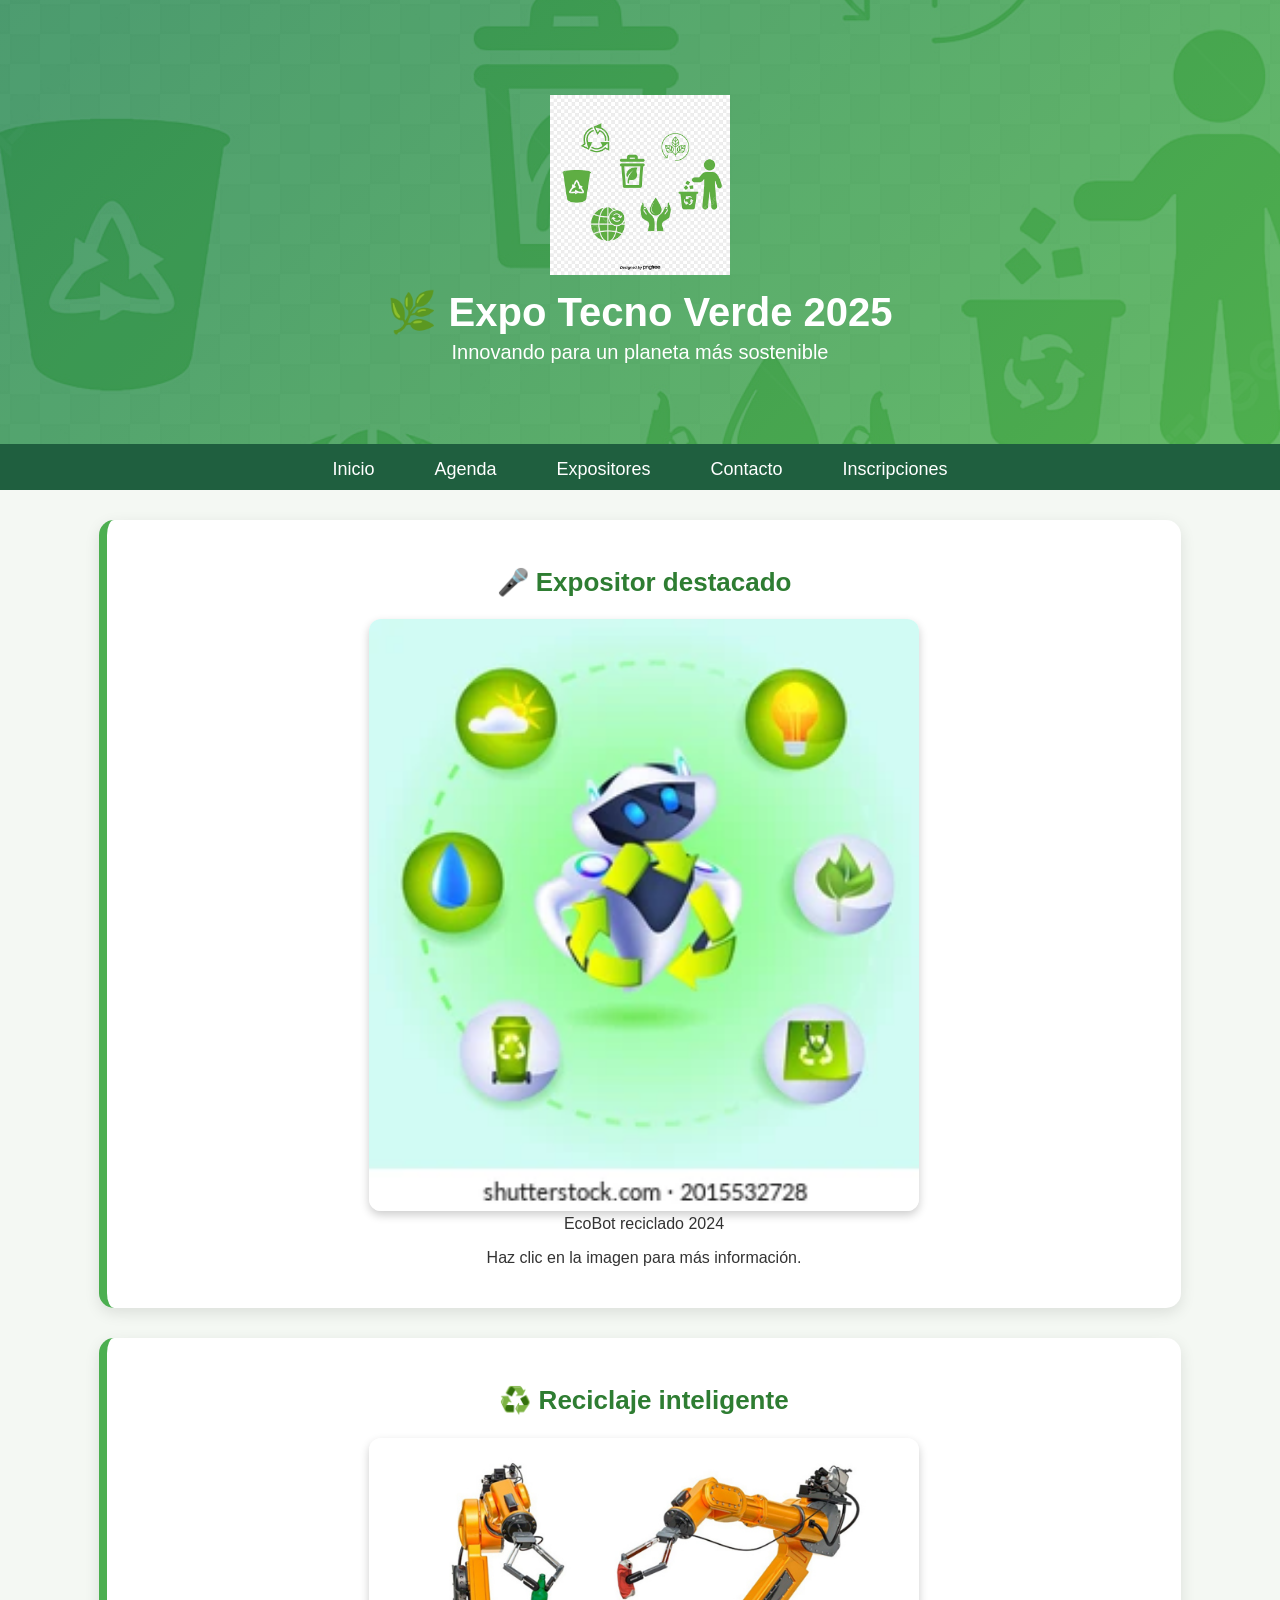
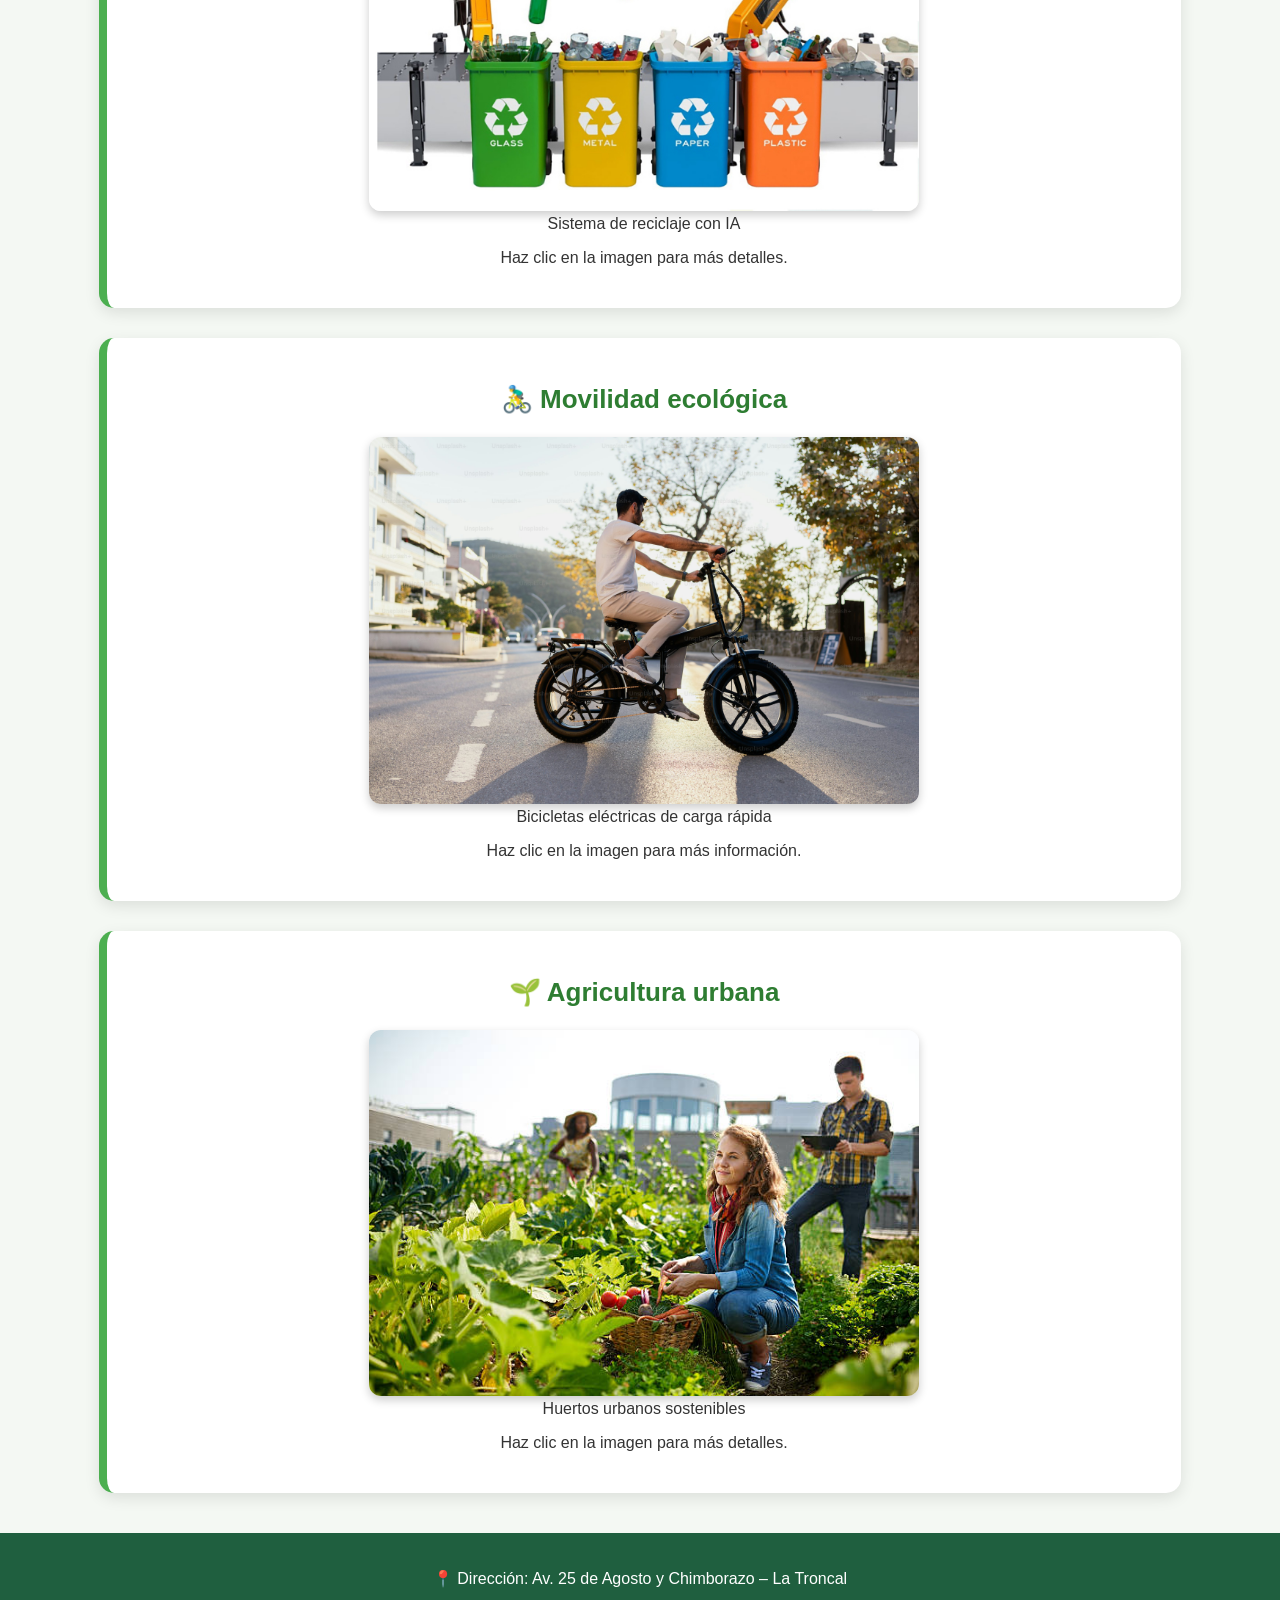
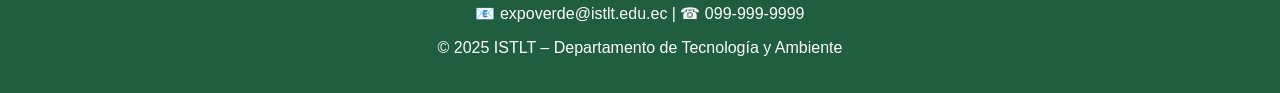
<file: Proyecto verde/Index.html>
<!DOCTYPE html>
<html lang="es">
<head>
    <meta charset="UTF-8">
    <title>Expo Tecno Verde 2025</title>
    <link rel="stylesheet" href="styles.css">
    <script>
        window.onload = function() {
            setTimeout(() => {
                const logoPrincipal = document.querySelector(".contenido-header img");
                logoPrincipal.style.opacity = 1;
            }, 1000);
        }

        function abrirModal(id) {
            document.getElementById(id).style.display = "block";
        }

        function cerrarModal(id) {
            document.getElementById(id).style.display = "none";
        }
    </script>
</head>
<body>

    <!-- ======= HEADER ======= -->
    <header class="header">
        <!-- Logo transparente de fondo -->
        <img src="conciencia.png" alt="Logo" class="header-logo-bg">

        <!-- Contenido sobre el logo -->
        <div class="contenido-header">
             <img src="conciencia.png" alt="Expo Tecno Verde">
            <h1>🌿 Expo Tecno Verde 2025</h1>
            <p>Innovando para un planeta más sostenible</p>
        </div>
    </header>

    <!-- ======= MENÚ ======= -->
    <nav class="menu">
        <ul>
            <li><a href="expo_inicio.html">Inicio</a></li>
            <li><a href="expo_agenda.html">Agenda</a></li>
            <li><a href="expo_expositores.html">Expositores</a></li>
            <li><a href="expo_contacto.html">Contacto</a></li>
            <li><a href="expo_inscripciones.html">Inscripciones</a></li>
        </ul>
    </nav>

    <main>

        <!-- EXPOSITOR DESTACADO -->
        <section class="bloque">
            <h2>🎤 Expositor destacado</h2>
            <figure>
                <img src="robotecologico.jpg" alt="Robot ecológico" onclick="abrirModal('modal1')">
                <figcaption>EcoBot reciclado 2024</figcaption>
            </figure>
            <p>Haz clic en la imagen para más información.</p>
        </section>

        <!-- RECICLAJE INTELIGENTE -->
        <section class="bloque">
            <h2>♻️ Reciclaje inteligente</h2>
            <figure>
                <img src="recogedorinteligente.jpg" alt="Reciclaje inteligente" onclick="abrirModal('modal2')">
                <figcaption>Sistema de reciclaje con IA</figcaption>
            </figure>
            <p>Haz clic en la imagen para más detalles.</p>
        </section>

        <!-- MOVILIDAD ECOLOGICA -->
        <section class="bloque">
            <h2>🚴‍♂️ Movilidad ecológica</h2>
            <figure>
                <img src="bicicleta.jpg" alt="Bicicleta eléctrica" onclick="abrirModal('modal3')">
                <figcaption>Bicicletas eléctricas de carga rápida</figcaption>
            </figure>
            <p>Haz clic en la imagen para más información.</p>
        </section>

        <!-- AGRICULTURA URBANA -->
        <section class="bloque">
            <h2>🌱 Agricultura urbana</h2>
            <figure>
                <img src="agricultura_urbana.jpg" alt="Agricultura urbana" onclick="abrirModal('modal4')">
                <figcaption>Huertos urbanos sostenibles</figcaption>
            </figure>
            <p>Haz clic en la imagen para más detalles.</p>
        </section>

    </main>

    <!-- ================= MODALES ================= -->
    <div id="modal1" class="modal">
        <div class="modal-contenido">
            <span class="cerrar" onclick="cerrarModal('modal1')">&times;</span>
            <h2>EcoBot Reciclado 2024</h2>
            <p>Este robot está fabricado con plástico reutilizado y componentes reciclados. Su objetivo es demostrar nuevas formas de crear tecnología sin dañar el ambiente.</p>
        </div>
    </div>

    <div id="modal2" class="modal">
        <div class="modal-contenido">
            <span class="cerrar" onclick="cerrarModal('modal2')">&times;</span>
            <h2>Reciclaje Inteligente con IA</h2>
            <p>El sistema usa sensores avanzados y redes neuronales para clasificar desechos automáticamente, aumentando la eficiencia hasta en un 40%.</p>
        </div>
    </div>

    <div id="modal3" class="modal">
        <div class="modal-contenido">
            <span class="cerrar" onclick="cerrarModal('modal3')">&times;</span>
            <h2>Bicicletas Eléctricas de Carga Rápida</h2>
            <p>Estas bicicletas cuentan con baterías de litio ecológicas, motores silenciosos y estructura ligera, ideales para ciudades sostenibles.</p>
        </div>
    </div>

    <div id="modal4" class="modal">
        <div class="modal-contenido">
            <span class="cerrar" onclick="cerrarModal('modal4')">&times;</span>
            <h2>Agricultura Urbana</h2>
            <p>Los huertos urbanos permiten producir alimentos saludables utilizando espacios reducidos y materiales reciclados.</p>
        </div>
    </div>

    <!-- ======= FOOTER ======= -->
    <footer class="footer">
        <p>📍 Dirección: Av. 25 de Agosto y Chimborazo – La Troncal</p>
        <p>📧 expoverde@istlt.edu.ec | ☎ 099-999-9999</p>
        <p>© 2025 ISTLT – Departamento de Tecnología y Ambiente</p>
    </footer>

</body>
</html>
</file>
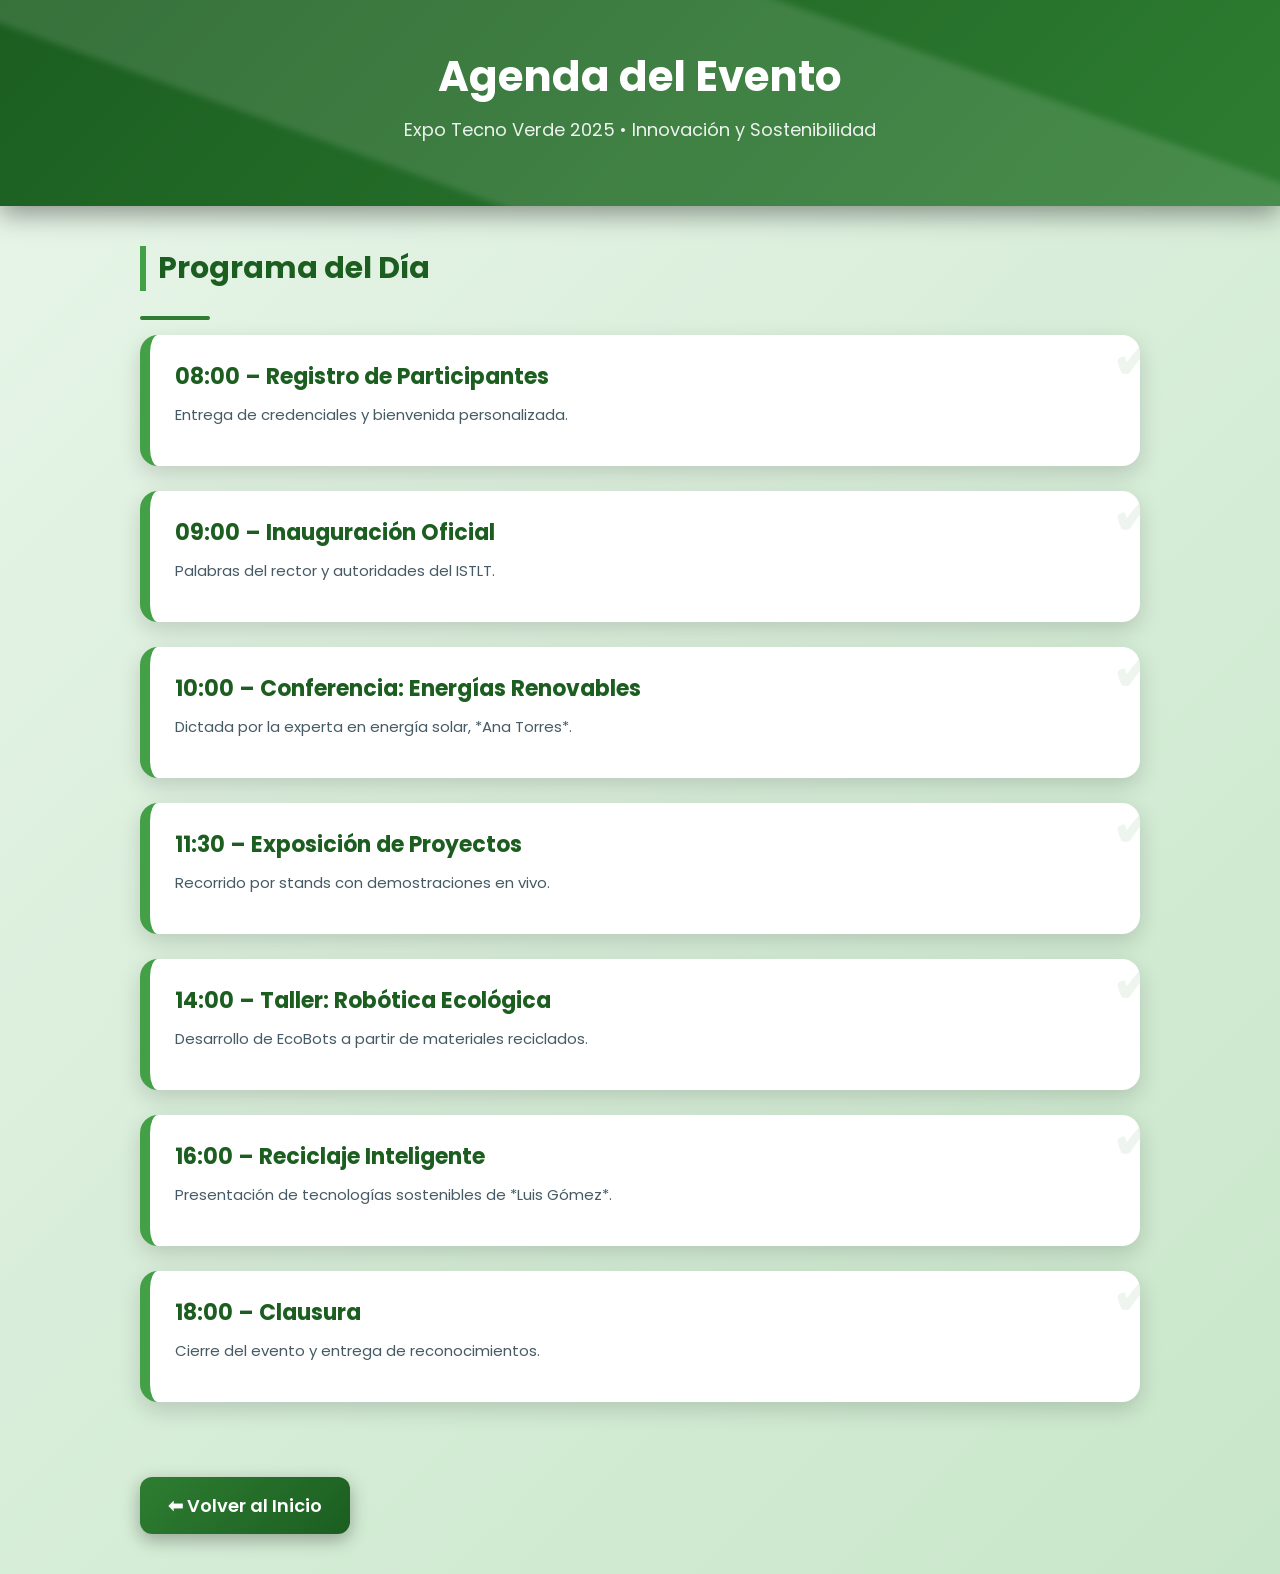
<file: Proyecto verde/agenda.html>
<!DOCTYPE html>
<html lang="es">
<head>
    <meta charset="UTF-8">
    <title>Agenda - Expo Tecno Verde 2025</title>

    <style>
        /* FUENTE MODERNA */
        @import url('https://fonts.googleapis.com/css2?family=Poppins:wght@300;400;600;700&display=swap');

        body {
            font-family: "Poppins", sans-serif;
            margin: 0;
            padding: 0;
            background: linear-gradient(135deg, #e8f5e9, #c8e6c9);
        }

        /* HEADER GLSASS EFFECT */
        header {
            background: linear-gradient(135deg, #1b5e20, #2e7d32);
            padding: 45px;
            text-align: center;
            color: white;
            position: relative;
            overflow: hidden;
            box-shadow: 0 8px 25px rgba(0,0,0,0.4);
        }

        header::after {
            content:"";
            position: absolute;
            width: 160%;
            height: 140%;
            background: rgba(255,255,255,0.12);
            top: -20%;
            left: -30%;
            transform: rotate(20deg);
            filter: blur(3px);
        }

        header h1 {
            font-size: 42px;
            margin: 0;
            position: relative;
            z-index: 2;
        }
        header p {
            margin-top: 8px;
            font-size: 18px;
            opacity: 0.9;
            position: relative;
            z-index: 2;
        }

        /* CONTENEDOR */
        .container {
            width: 90%;
            max-width: 1000px;
            margin: 40px auto;
            animation: fadeIn 1.2s ease-in-out;
        }

        @keyframes fadeIn {
            from { opacity: 0; transform: translateY(25px); }
            to   { opacity: 1; transform: translateY(0); }
        }

        h2 {
            color: #1b5e20;
            font-size: 30px;
            border-left: 6px solid #43a047;
            padding-left: 12px;
            margin-bottom: 25px;
        }

        /* AGENDA CARDS */
        .agenda-item {
            background: white;
            padding: 25px;
            margin-bottom: 25px;
            border-radius: 18px;
            box-shadow: 0 8px 22px rgba(0,0,0,0.15);
            border-left: 10px solid #43a047;
            transition: 0.35s ease;
            position: relative;
            overflow: hidden;
        }

        .agenda-item::before {
            content: "✔";
            position: absolute;
            font-size: 58px;
            right: -20px;
            top: -20px;
            opacity: 0.08;
            color: #2e7d32;
        }

        .agenda-item:hover {
            transform: translateY(-8px) scale(1.02);
            box-shadow: 0 14px 30px rgba(0,0,0,0.25);
        }

        .agenda-item h3 {
            margin: 0;
            font-size: 22px;
            color: #1b5e20;
        }

        .agenda-item p {
            margin-top: 10px;
            color: #455a64;
            font-size: 15px;
        }

        /* BOTÓN VOLVER SUPER LLAMATIVO */
        .volver {
            display: inline-block;
            background: linear-gradient(135deg, #2e7d32, #1b5e20);
            color: white;
            padding: 15px 28px;
            border-radius: 12px;
            font-size: 18px;
            font-weight: 600;
            box-shadow: 0 6px 18px rgba(0,0,0,0.3);
            text-decoration: none;
            transition: 0.3s ease;
        }

        .volver:hover {
            transform: scale(1.08);
            background: linear-gradient(135deg, #43a047, #2e7d32);
        }

        /* ADORNOS */
        .separator {
            height: 4px;
            width: 70px;
            background: #2e7d32;
            border-radius: 5px;
            margin: 15px 0;
        }
    </style>
</head>

<body>

<header>
    <h1>Agenda del Evento</h1>
    <p>Expo Tecno Verde 2025 • Innovación y Sostenibilidad</p>
</header>

<div class="container">

    <h2>Programa del Día</h2>
    <div class="separator"></div>

    <div class="agenda-item">
        <h3>08:00 – Registro de Participantes</h3>
        <p>Entrega de credenciales y bienvenida personalizada.</p>
    </div>

    <div class="agenda-item">
        <h3>09:00 – Inauguración Oficial</h3>
        <p>Palabras del rector y autoridades del ISTLT.</p>
    </div>

    <div class="agenda-item">
        <h3>10:00 – Conferencia: Energías Renovables</h3>
        <p>Dictada por la experta en energía solar, *Ana Torres*.</p>
    </div>

    <div class="agenda-item">
        <h3>11:30 – Exposición de Proyectos</h3>
        <p>Recorrido por stands con demostraciones en vivo.</p>
    </div>

    <div class="agenda-item">
        <h3>14:00 – Taller: Robótica Ecológica</h3>
        <p>Desarrollo de EcoBots a partir de materiales reciclados.</p>
    </div>

    <div class="agenda-item">
        <h3>16:00 – Reciclaje Inteligente</h3>
        <p>Presentación de tecnologías sostenibles de *Luis Gómez*.</p>
    </div>

    <div class="agenda-item">
        <h3>18:00 – Clausura</h3>
        <p>Cierre del evento y entrega de reconocimientos.</p>
    </div>

    <br><br>

    <a class="volver" href="expo_inicio.html">⬅ Volver al Inicio</a>

</div>

</body>
</html>
</file>
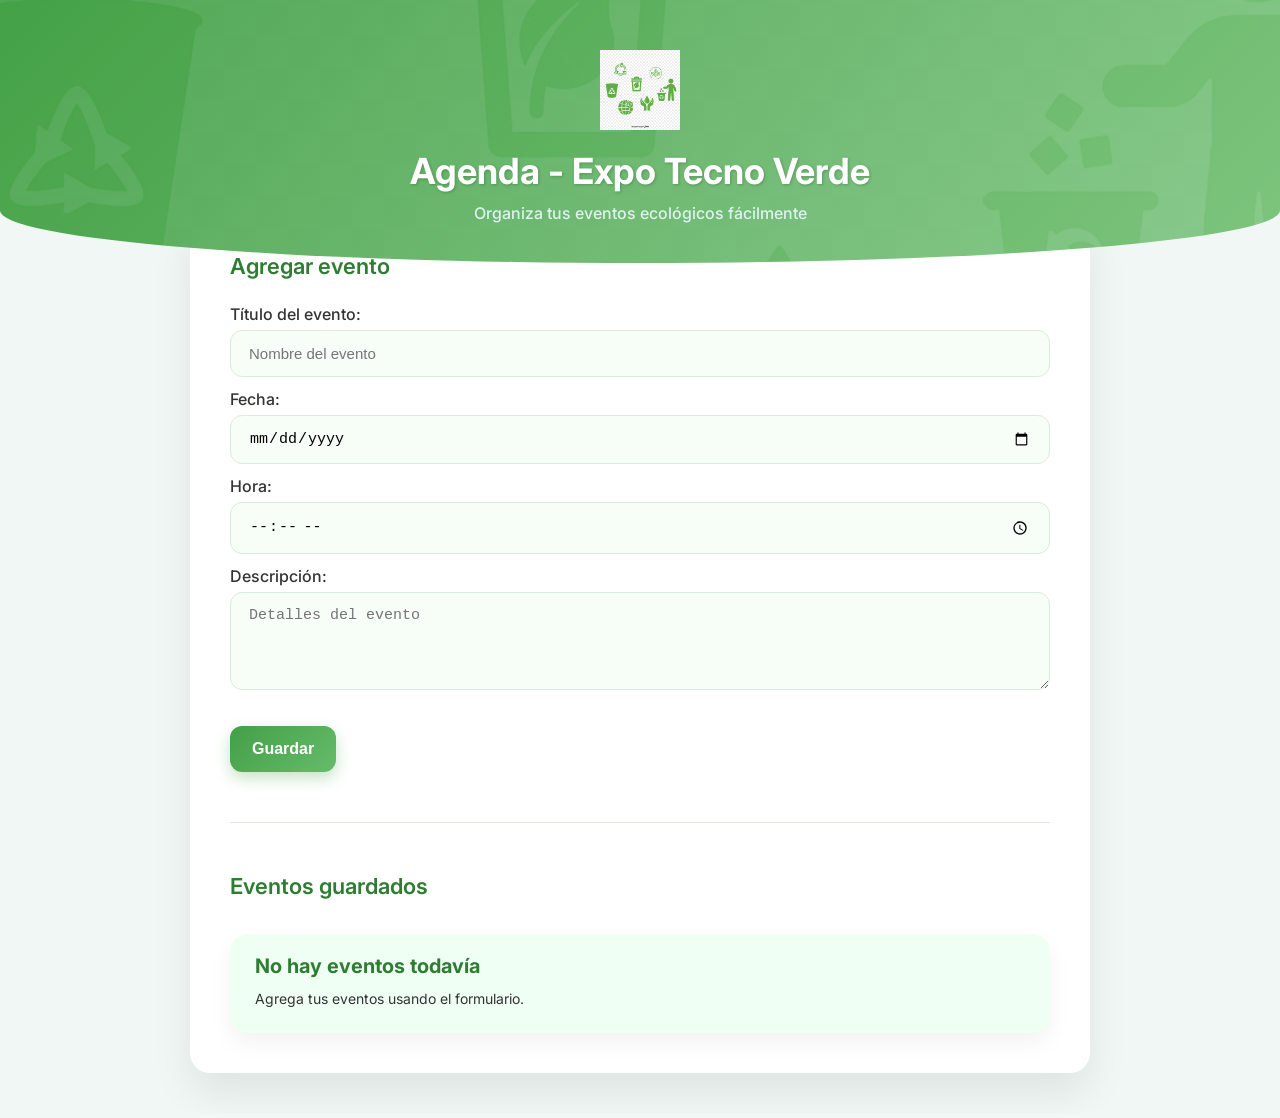
<file: Proyecto verde/expo_agenda.html>
<!DOCTYPE html>
<html lang="es">
<head>
    <meta charset="UTF-8">
    <title>Expo Tecno Verde - Agenda</title>
    <link href="https://fonts.googleapis.com/css2?family=Inter:wght@400;600;700&display=swap" rel="stylesheet">

    <style>
        * {
            margin: 0; padding: 0; box-sizing: border-box;
        }

        body {
            font-family: 'Inter', sans-serif;
            background: #f0f7f4;
            color: #333;
        }

        header {
            position: relative; /* Para el logo gigante */
            background: linear-gradient(135deg, #43a047, #81c784);
            color: white;
            text-align: center;
            padding: 50px 20px 40px;
            border-bottom-left-radius: 50% 20%;
            border-bottom-right-radius: 50% 20%;
            overflow: hidden;
        }

        /* Logo gigante transparente */
        .header-logo-bg {
            position: absolute;
            top: 50%;
            left: 50%;
            width: 1600px; /* Ajusta tamaño si quieres */
            opacity: 0.08;
            transform: translate(-50%, -50%);
            z-index: 0;
        }

        /* Contenido del header */
        .contenido-header {
            position: relative;
            z-index: 10;
        }

        header img {
            width: 80px;
            margin-bottom: 15px;
        }

        header h1 { 
            font-size: 36px; 
            font-weight: 700; 
            margin-bottom: 10px; 
            text-shadow: 1px 1px 3px rgba(0,0,0,0.2); 
        }

        header p { 
            font-size: 16px; 
            color: #e0f2f1; 
            font-weight: 500; 
        }

        .container {
            max-width: 900px;
            margin: -50px auto 40px;
            background: #ffffff;
            padding: 40px;
            border-radius: 20px;
            box-shadow: 0 20px 40px rgba(0,0,0,0.08);
        }

        h3 { color: #2e7d32; margin-bottom: 25px; font-weight: 600; font-size: 22px; }
        form label { display: block; margin-bottom: 12px; font-weight: 500; }

        input, textarea {
            width: 100%;
            padding: 14px 18px;
            border-radius: 12px;
            border: 1px solid #dcecdc;
            margin-top: 6px;
            font-size: 15px;
            transition: all 0.3s ease;
            background: #f7fdf7;
        }

        input:focus, textarea:focus {
            border-color: #43a047;
            box-shadow: 0 4px 12px rgba(67, 160, 71, 0.2);
            outline: none;
        }

        button {
            background: linear-gradient(135deg, #43a047, #66bb6a);
            color: white;
            padding: 14px 22px;
            border: none;
            border-radius: 12px;
            cursor: pointer;
            font-size: 16px;
            margin-top: 20px;
            font-weight: 600;
            transition: all 0.3s ease;
            box-shadow: 0 6px 15px rgba(67, 160, 71, 0.3);
        }

        button:hover {
            transform: translateY(-3px);
            box-shadow: 0 10px 20px rgba(67, 160, 71, 0.4);
        }

        .events {
            display: grid;
            grid-template-columns: repeat(auto-fit, minmax(260px, 1fr));
            gap: 25px;
            margin-top: 35px;
        }

        .event-card {
            background: #f0fff4;
            border-radius: 18px;
            padding: 20px 25px;
            box-shadow: 0 10px 25px rgba(0,0,0,0.05);
            transition: all 0.3s ease;
            position: relative;
            overflow: hidden;
        }

        .event-card:hover {
            transform: translateY(-5px);
            box-shadow: 0 15px 35px rgba(0,0,0,0.1);
        }

        .event-card h4 {
            color: #2e7d32;
            margin-bottom: 12px;
            font-size: 20px;
        }

        .event-card p { font-size: 14px; margin-bottom: 6px; }
        .event-card span { font-weight: 600; color: #388e3c; }

        hr { margin: 50px 0; border: none; border-top: 1px solid #dcecdc; }
    </style>
</head>
<body>

<header>
    <!-- Logo gigante transparente -->
    <img src="conciencia.png" alt="Logo fondo" class="header-logo-bg">

    <div class="contenido-header">
        <img src="conciencia.png" alt="Expo Tecno Verde">
        <h1>Agenda - Expo Tecno Verde</h1>
        <p>Organiza tus eventos ecológicos fácilmente</p>
    </div>
</header>

<div class="container">

    <h3>Agregar evento</h3>

    <form id="eventForm">
        <label>Título del evento:
            <input type="text" id="title" placeholder="Nombre del evento" required>
        </label>

        <label>Fecha:
            <input type="date" id="date" required>
        </label>

        <label>Hora:
            <input type="time" id="time" required>
        </label>

        <label>Descripción:
            <textarea id="description" rows="4" placeholder="Detalles del evento" required></textarea>
        </label>

        <button type="submit">Guardar</button>
    </form>

    <hr>

    <h3>Eventos guardados</h3>
    <div class="events" id="eventsList">
        <div class="event-card" id="noEvents">
            <h4>No hay eventos todavía</h4>
            <p>Agrega tus eventos usando el formulario.</p>
        </div>
    </div>

</div>

<script>
    const form = document.getElementById('eventForm');
    const eventsList = document.getElementById('eventsList');
    const noEvents = document.getElementById('noEvents');

    form.addEventListener('submit', function(e){
        e.preventDefault(); // Evita recargar la página

        const title = document.getElementById('title').value;
        const date = document.getElementById('date').value;
        const time = document.getElementById('time').value;
        const description = document.getElementById('description').value;

        const card = document.createElement('div');
        card.classList.add('event-card');
        card.innerHTML = `
            <h4>${title}</h4>
            <p><span>Fecha:</span> ${date}</p>
            <p><span>Hora:</span> ${time}</p>
            <p>${description}</p>
        `;

        if(noEvents) noEvents.remove();
        eventsList.appendChild(card);
        form.reset();
    });
</script>

</body>
</html>
</file>
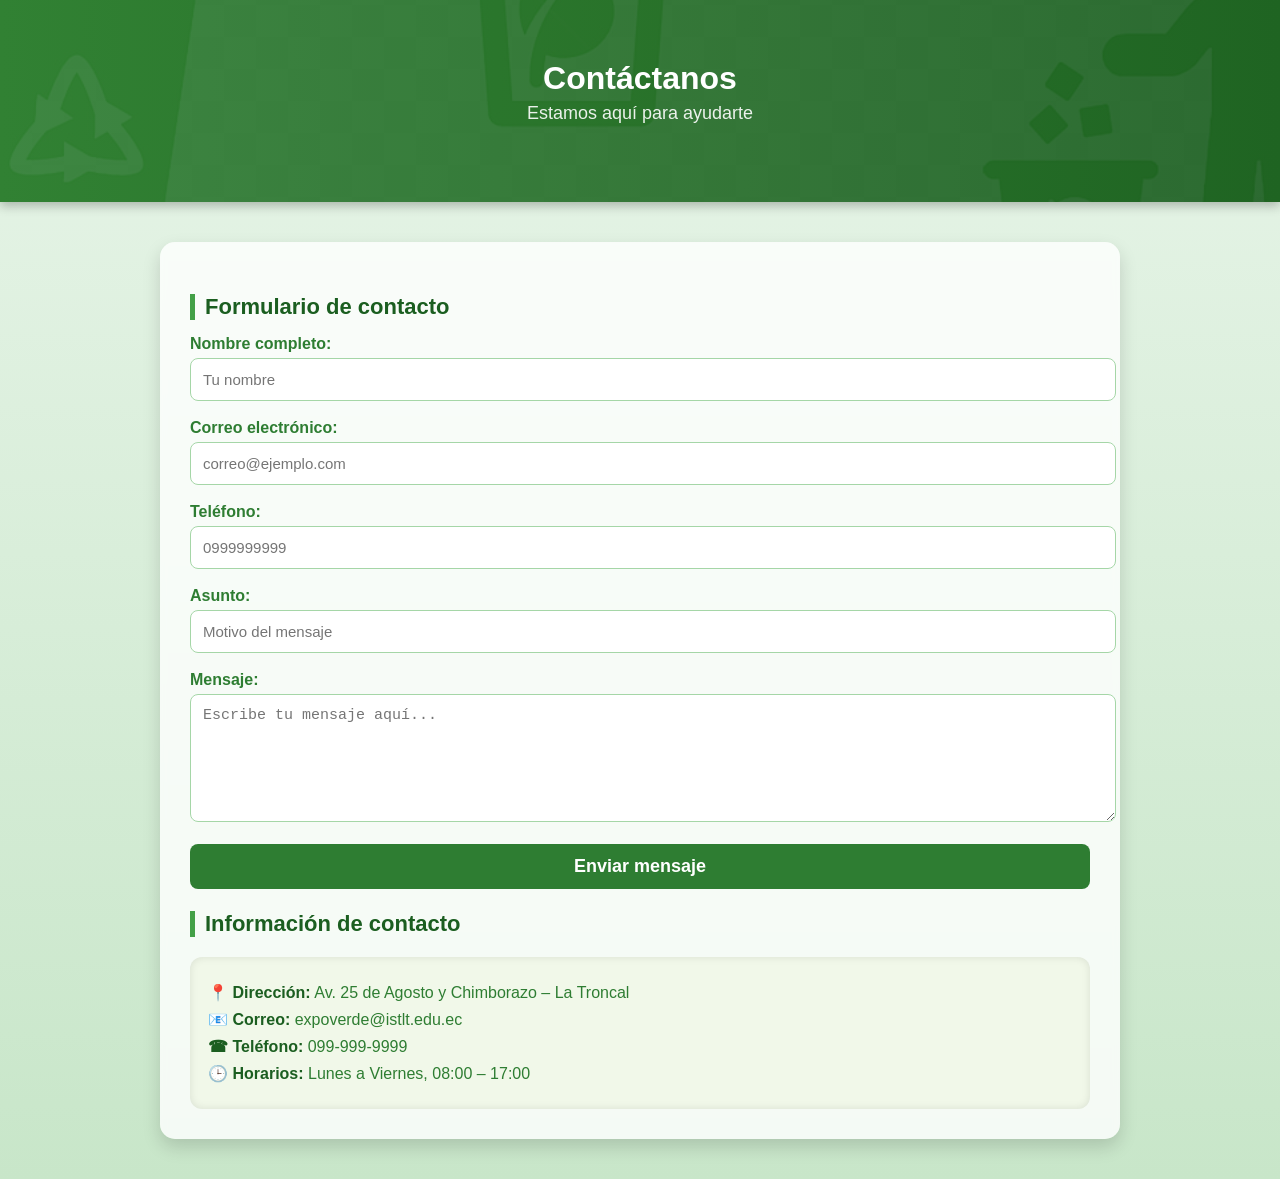
<file: Proyecto verde/expo_contacto.html>
<!DOCTYPE html>
<html lang="es">
<head>
    <meta charset="UTF-8">
    <title>Expo Tecno Verde - Contacto</title>

    <style>
        body {
            font-family: 'Segoe UI', Arial, sans-serif;
            background: linear-gradient(#e8f5e9, #c8e6c9);
            margin: 0;
            padding: 0;
        }

        /* ===== HEADER ===== */
        header {
            position: relative; /* para logo gigante de fondo */
            background: linear-gradient(90deg, #2e7d32, #1b5e20);
            color: white;
            padding: 60px 30px;
            text-align: center;
            box-shadow: 0 4px 10px rgba(0,0,0,0.25);
            overflow: hidden;
        }

        /* Logo gigante transparente de fondo */
        .header-logo-bg {
            position: absolute;
            top: 50%;
            left: 50%;
            width: 1600px; /* ajusta tamaño si quieres */
            opacity: 0.08;
            transform: translate(-50%, -50%);
            z-index: 0;
        }

        /* Contenido del header */
        .contenido-header {
            position: relative;
            z-index: 10;
        }

        .contenido-header img {
            width: 110px;
            margin-bottom: 10px;
            filter: drop-shadow(2px 2px 2px rgba(0,0,0,0.4));
        }

        .contenido-header h1 {
            margin: 0;
            font-size: 32px;
        }

        .contenido-header p.subtitulo {
            margin-top: 6px;
            font-size: 18px;
            opacity: 0.9;
        }

        /* ===== CONTENEDOR ===== */
        .container {
            width: 85%;
            max-width: 900px;
            margin: 40px auto;
            background: #ffffffcc;
            backdrop-filter: blur(3px);
            padding: 30px;
            border-radius: 15px;
            box-shadow: 0 8px 18px rgba(0,0,0,0.15);
            animation: fadeIn 1s ease;
        }

        @keyframes fadeIn {
            from {opacity: 0; transform: translateY(20px);}
            to {opacity: 1; transform: translateY(0);}
        }

        h3 {
            color: #1b5e20;
            border-left: 5px solid #43a047;
            padding-left: 10px;
            font-size: 22px;
            margin-bottom: 15px;
        }

        /* ===== FORMULARIO ===== */
        form label {
            font-weight: 600;
            color: #2e7d32;
        }

        input, textarea {
            width: 100%;
            padding: 12px;
            border-radius: 8px;
            border: 1px solid #a5d6a7;
            margin-top: 5px;
            margin-bottom: 18px;
            font-size: 15px;
        }

        textarea {
            resize: vertical;
        }

        input:focus, textarea:focus {
            outline: none;
            border: 1px solid #66bb6a;
            box-shadow: 0 0 6px #a5d6a7;
        }

        button {
            background: #2e7d32;
            color: white;
            padding: 12px 20px;
            border: none;
            border-radius: 8px;
            cursor: pointer;
            width: 100%;
            font-size: 18px;
            font-weight: bold;
            transition: 0.3s;
        }

        button:hover {
            background: #1b5e20;
            transform: scale(1.03);
        }

        /* ===== INFORMACIÓN DE CONTACTO ===== */
        .info-box {
            background: #f1f8e9;
            padding: 18px;
            border-radius: 12px;
            margin-top: 20px;
            box-shadow: inset 0 0 8px rgba(0,0,0,0.1);
            color: #2e7d32;
        }

        .info-box p {
            margin: 8px 0;
            font-size: 16px;
        }

        .info-box strong {
            color: #1b5e20;
        }
    </style>
</head>
<body>

<header>
    <!-- Logo gigante transparente -->
    <img src="conciencia.png" alt="Logo fondo" class="header-logo-bg">

    <div class="contenido-header">
      
        <h1>Contáctanos</h1>
        <p class="subtitulo">Estamos aquí para ayudarte</p>
    </div>
</header>

<div class="container">

    <h3>Formulario de contacto</h3>

    <form>
        <label>Nombre completo:</label>
        <input type="text" placeholder="Tu nombre">

        <label>Correo electrónico:</label>
        <input type="email" placeholder="correo@ejemplo.com">

        <label>Teléfono:</label>
        <input type="tel" placeholder="0999999999">

        <label>Asunto:</label>
        <input type="text" placeholder="Motivo del mensaje">

        <label>Mensaje:</label>
        <textarea rows="6" placeholder="Escribe tu mensaje aquí..."></textarea>

        <button type="button">Enviar mensaje</button>
    </form>

    <h3>Información de contacto</h3>

    <div class="info-box">
        <p><strong>📍 Dirección:</strong> Av. 25 de Agosto y Chimborazo – La Troncal</p>
        <p><strong>📧 Correo:</strong> expoverde@istlt.edu.ec</p>
        <p><strong>☎ Teléfono:</strong> 099-999-9999</p>
        <p><strong>🕒 Horarios:</strong> Lunes a Viernes, 08:00 – 17:00</p>
    </div>

</div>

</body>
</html>
</file>
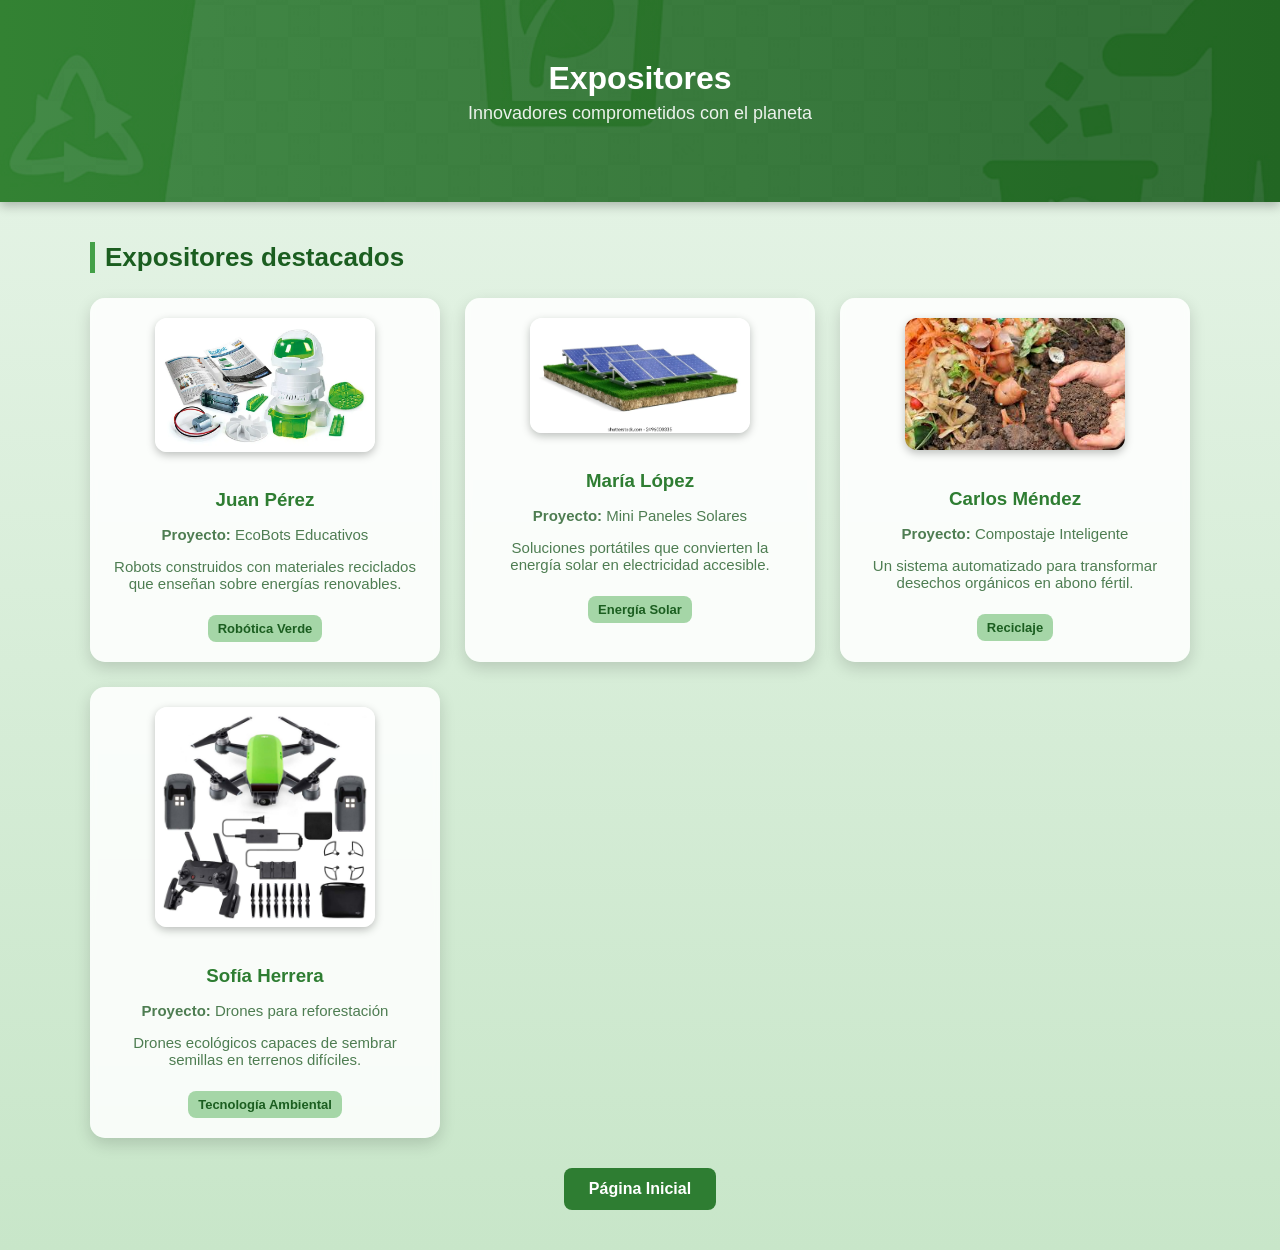
<file: Proyecto verde/expo_expositores.html>
<!DOCTYPE html>
<html lang="es">
<head>
    <meta charset="UTF-8">
    <title>Expo Tecno Verde - Expositores</title>

    <style>
        body {
            font-family: 'Segoe UI', Arial, sans-serif;
            background: linear-gradient(#e8f5e9, #c8e6c9);
            margin: 0;
            padding: 0;
        }

        /* ===== HEADER ===== */
        header {
            position: relative;
            background: linear-gradient(90deg, #2e7d32, #1b5e20);
            color: white;
            padding: 60px 30px;
            text-align: center;
            box-shadow: 0 4px 10px rgba(0,0,0,0.25);
            overflow: hidden;
        }

        .header-logo-bg {
            position: absolute;
            top: 50%;
            left: 50%;
            width: 1600px;
            opacity: 0.1;
            transform: translate(-50%, -50%);
            z-index: 0;
        }

        .contenido-header {
            position: relative;
            z-index: 10;
        }

        .contenido-header h1 {
            margin: 0;
            font-size: 32px;
        }

        .contenido-header p.subtitulo {
            margin-top: 6px;
            font-size: 18px;
            opacity: 0.9;
        }

        /* ===== CONTENEDOR PRINCIPAL ===== */
        .container {
            width: 90%;
            max-width: 1100px;
            margin: 40px auto;
            animation: fadeIn 1s ease;
        }

        @keyframes fadeIn {
            from {opacity: 0; transform: translateY(20px);}
            to {opacity: 1; transform: translateY(0);}
        }

        h2 {
            color: #1b5e20;
            font-size: 26px;
            border-left: 5px solid #43a047;
            padding-left: 10px;
        }

        /* ===== GRID DE EXPOSITORES ===== */
        .grid {
            display: grid;
            grid-template-columns: repeat(auto-fit, minmax(280px, 1fr));
            gap: 25px;
            margin-top: 25px;
        }

        /* ===== TARJETAS ===== */
        .card {
            background: #ffffffdd;
            backdrop-filter: blur(3px);
            border-radius: 15px;
            padding: 20px;
            text-align: center;
            box-shadow: 0 6px 16px rgba(0,0,0,0.15);
            transition: 0.3s;
        }

        .card:hover {
            transform: scale(1.03);
            box-shadow: 0 10px 20px rgba(0,0,0,0.2);
        }

        .card img {
            width: 100%;
            max-width: 220px;
            border-radius: 12px;
            margin-bottom: 15px;
            box-shadow: 0 3px 8px rgba(0,0,0,0.25);
        }

        .card h3 {
            color: #2e7d32;
            margin-bottom: 8px;
        }

        .card p {
            color: #4e7d52;
            font-size: 15px;
        }

        .tag {
            display: inline-block;
            margin-top: 8px;
            background: #a5d6a7;
            color: #1b5e20;
            padding: 6px 10px;
            border-radius: 8px;
            font-size: 13px;
            font-weight: bold;
            text-decoration: none;
        }

        .tag:hover {
            background: #81c784;
        }

        /* ===== BOTÓN PÁGINA INICIAL ===== */
        .botones {
            text-align: center;
            margin-top: 30px;
        }

        .boton {
            display: inline-block;
            background: #2e7d32;
            color: white;
            padding: 12px 25px;
            border-radius: 8px;
            font-size: 16px;
            font-weight: bold;
            text-decoration: none;
            transition: 0.3s;
        }

        .boton:hover {
            background: #1b5e20;
            transform: scale(1.05);
        }

    </style>
</head>
<body>

<header class="header">
    <img src="conciencia.png" alt="Logo fondo" class="header-logo-bg">
    <div class="contenido-header">
        <h1>Expositores</h1>
        <p class="subtitulo">Innovadores comprometidos con el planeta</p>
    </div>
</header>

<div class="container">

    <h2>Expositores destacados</h2>

    <div class="grid">
        <!-- Tarjeta 1 -->
        <div class="card">
            <img src="EcoBot_Educativo.jpg" alt="EcoBot Educativo">
            <h3>Juan Pérez</h3>
            <p><strong>Proyecto:</strong> EcoBots Educativos</p>
            <p>Robots construidos con materiales reciclados que enseñan sobre energías renovables.</p>
            <a href="https://www.youtube.com/watch?v=whXNDif5hTs" class="tag">Robótica Verde</a>
        </div>

        <!-- Tarjeta 2 -->
        <div class="card">
            <img src="panel_solar.jpg" alt="Panel Solar">
            <h3>María López</h3>
            <p><strong>Proyecto:</strong> Mini Paneles Solares</p>
            <p>Soluciones portátiles que convierten la energía solar en electricidad accesible.</p>
            <a href="https://www.ecoflow.com/es/blog/mini-panel-solar-ecoflow" class="tag">Energía Solar</a>
        </div>

        <!-- Tarjeta 3 -->
        <div class="card">
            <img src="compostaje.jpg" alt="Compostaje inteligente">
            <h3>Carlos Méndez</h3>
            <p><strong>Proyecto:</strong> Compostaje Inteligente</p>
            <p>Un sistema automatizado para transformar desechos orgánicos en abono fértil.</p>
            <a href="https://www.goldenalba.com/" class="tag">Reciclaje</a>
        </div>

        <!-- Tarjeta 4 -->
        <div class="card">
            <img src="dron_verde.jpg" alt="Dron Verde">
            <h3>Sofía Herrera</h3>
            <p><strong>Proyecto:</strong> Drones para reforestación</p>
            <p>Drones ecológicos capaces de sembrar semillas en terrenos difíciles.</p>
            <a href="https://tecscience.tec.mx/es/tecnologia/drones-que-combaten-la-deforestacion/" class="tag">Tecnología Ambiental</a>
        </div>
    </div>

    <div class="botones">
        <a href="Untitled-1.html" class="boton">Página Inicial</a>
    </div>

</div>

</body>
</html>
</file>
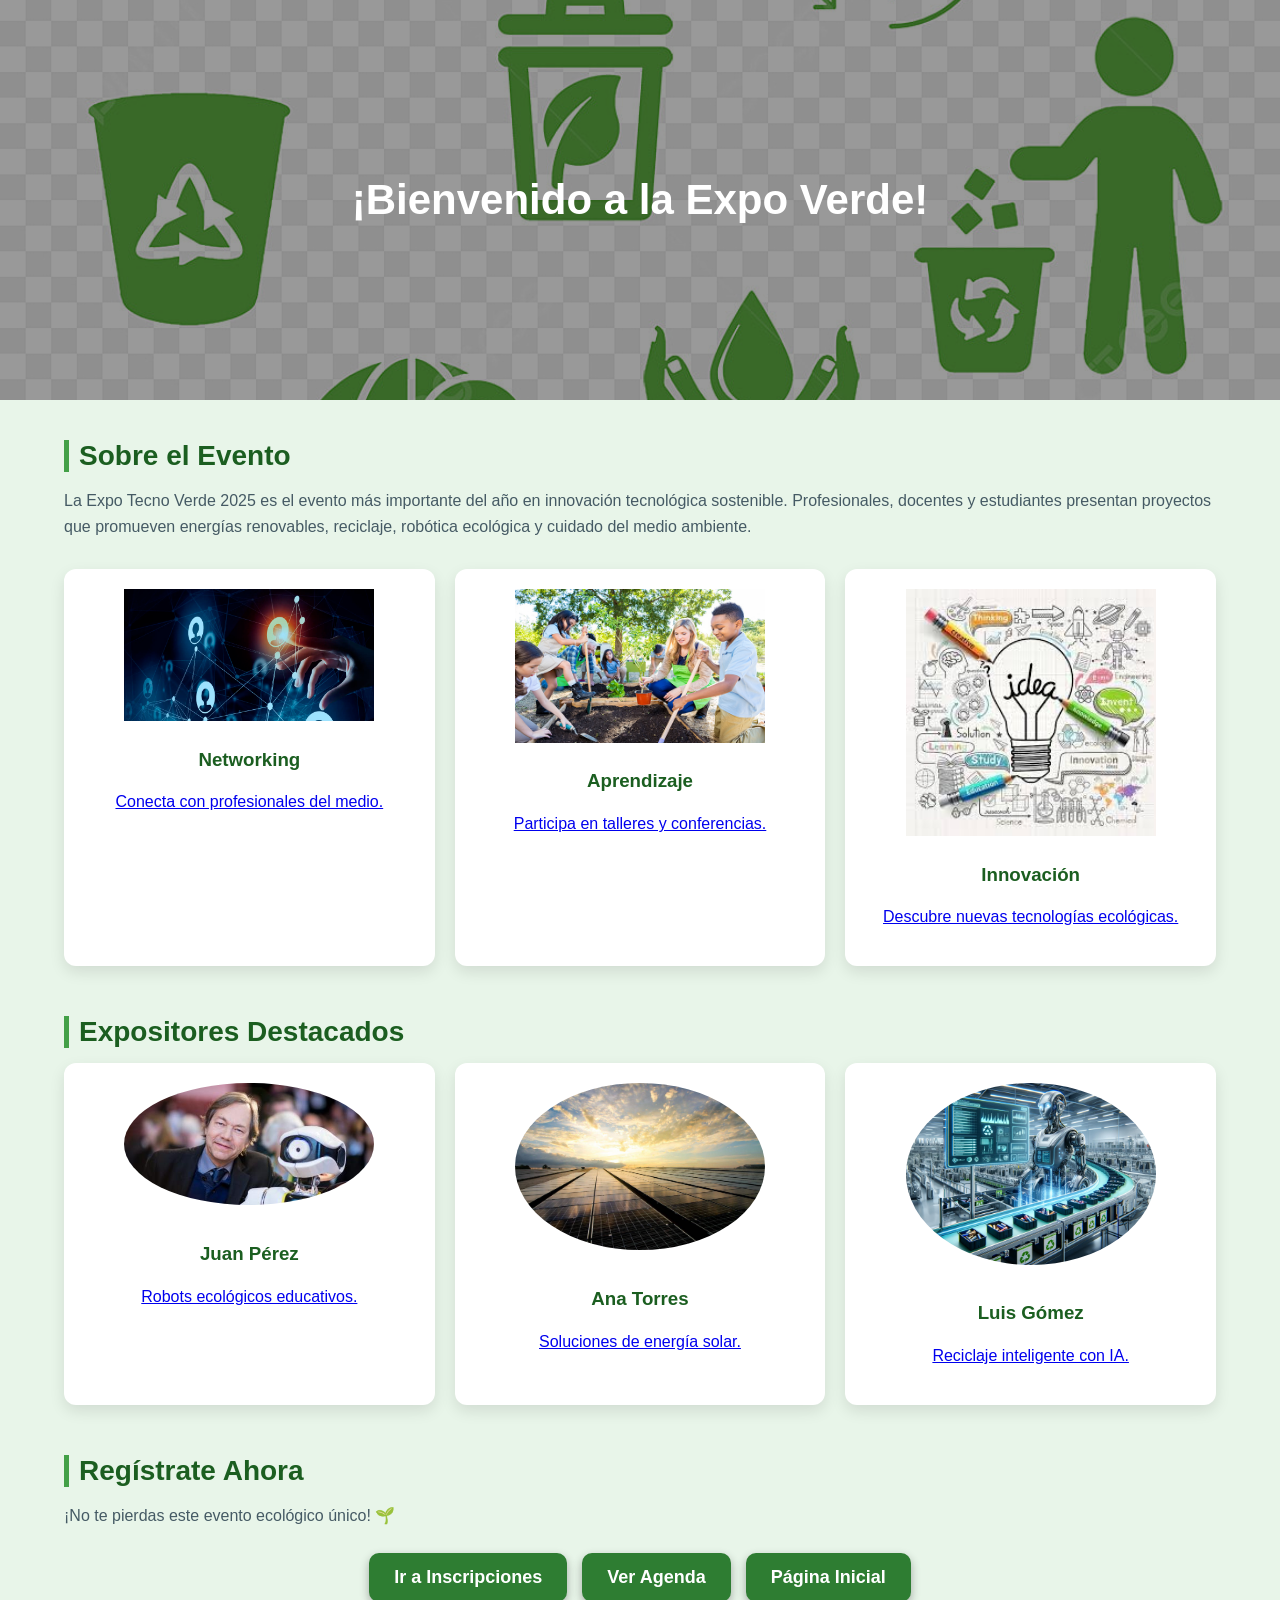
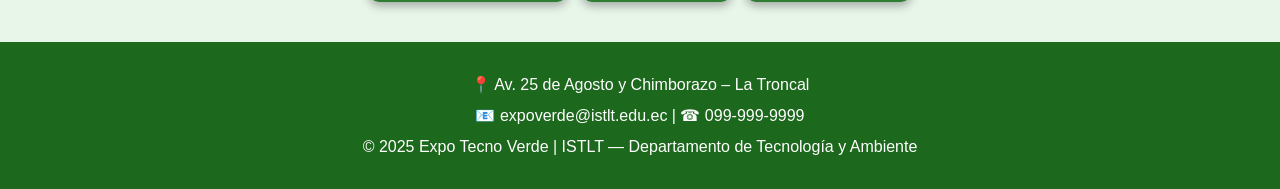
<file: Proyecto verde/expo_inicio.html>
<!DOCTYPE html>
<html lang="es">
<head>
    <meta charset="UTF-8">
    <title>Expo Tecno Verde 2025 - Inicio</title>

    <style>
        body {
            margin: 0;
            font-family: 'Segoe UI', Arial, sans-serif;
            background: #e8f5e9;
            color: #2e7d32;
        }

        /* HEADER */
        header {
            background: linear-gradient(90deg, #2e7d32, #1b5e20);
            color: white;
            text-align: center;
            padding: 25px;
        }
        header img {
            width: 120px;
            margin-bottom: 10px;
        }
        header h1 {
            margin: 0;
            font-size: 38px;
        }
        header p {
            font-size: 18px;
            margin-top: 5px;
        }

        /* BANNER */
        .banner {
            background: url('conciencia.png') center/cover no-repeat;
            height: 400px;
            display: flex;
            justify-content: center;
            align-items: center;
            text-align: center;
            color: white;
            position: relative;
        }
        .banner::after {
            content: "";
            position: absolute;
            width: 100%;
            height: 100%;
            background: rgba(0,0,0,0.4);
            top: 0;
            left: 0;
        }
        .banner-text {
            position: relative;
            font-size: 42px;
            font-weight: bold;
            animation: fadeInDown 2s ease forwards;
            z-index: 1;
        }
        @keyframes fadeInDown {
            from {opacity:0; transform: translateY(-30px);}
            to {opacity:1; transform: translateY(0);}
        }

        /* CONTENEDOR GENERAL */
        .container {
            width: 90%;
            max-width: 1200px;
            margin: 40px auto;
        }

        h2 {
            color: #1b5e20;
            font-size: 28px;
            margin-bottom: 15px;
            border-left: 5px solid #43a047;
            padding-left: 10px;
        }

        p {
            font-size: 16px;
            line-height: 1.6;
            color: #455a64;
        }

        /* SECCIÓN DE BENEFICIOS */
        .beneficios {
            display: grid;
            grid-template-columns: repeat(auto-fit, minmax(250px,1fr));
            gap: 20px;
            margin: 30px 0;
        }
        .beneficio {
            background: white;
            padding: 20px;
            border-radius: 12px;
            box-shadow: 0 6px 15px rgba(0,0,0,0.1);
            text-align: center;
            transition: 0.3s;
        }
        .beneficio:hover {
            transform: translateY(-8px);
            box-shadow: 0 10px 25px rgba(0,0,0,0.2);
        }
        .beneficio img {
            width: 250px;
            margin-bottom: 5px;
            cursor: pointer;
        }

        /* SECCIÓN DE EXPOSITORES */
        .expositores {
            margin: 50px 0;
        }
        .cards {
            display: grid;
            grid-template-columns: repeat(auto-fit, minmax(250px,1fr));
            gap: 20px;
        }
        .card {
            background: white;
            padding: 20px;
            border-radius: 12px;
            box-shadow: 0 6px 15px rgba(0,0,0,0.1);
            text-align: center;
            transition: 0.3s;
        }
        .card img {
            width: 250px;
            border-radius: 50%;
            margin-bottom: 15px;
            cursor: pointer;
        }
        .card:hover {
            transform: translateY(-6px);
            box-shadow: 0 10px 25px rgba(0,0,0,0.2);
        }

        /* BOTONES */
        .botones {
            display: flex;
            justify-content: center;
            flex-wrap: wrap;
            gap: 15px;
            margin-top: 25px;
        }
        .boton {
            background: #2e7d32;
            color: white;
            padding: 14px 25px;
            border-radius: 10px;
            text-decoration: none;
            font-size: 18px;
            font-weight: bold;
            transition: 0.3s;
            box-shadow: 0 4px 10px rgba(0,0,0,0.3);
        }
        .boton:hover {
            background: #1b5e20;
            transform: scale(1.05);
        }

        /* FOOTER */
        footer {
            background: #1c681c;
            color: #ffffff;
            text-align: center;
            padding: 25px 10px;
            margin-top: 40px;
        }
        footer p {
            margin: 5px 0;
            color: #ffffff;
        }

        /* MODALES */
        .modal {
            display: none;
            position: fixed;
            z-index: 999;
            width: 100%;
            height: 100%;
            top: 0; left: 0;
            background: rgba(0,0,0,0.6);
            backdrop-filter: blur(4px);
        }

        .modal-contenido {
            background: white;
            padding: 25px;
            width: 60%;
            margin: 10% auto;
            border-radius: 12px;
            box-shadow: 0 8px 25px rgba(0,0,0,0.3);
            animation: abrir 0.4s ease;
        }

        @keyframes abrir {
            from { opacity: 0; transform: scale(0.7); }
            to { opacity: 1; transform: scale(1); }
        }

        .cerrar {
            font-size: 30px;
            cursor: pointer;
            float: right;
            color: #2e7d32;
        }
        .cerrar:hover {
            color: red;
        }

        @media(max-width:768px){
            .banner-text {font-size: 32px;}
            .modal-contenido {width: 90%;}
        }
        .link-info {
    color: #1b5e20;
    text-decoration: none;
    font-weight: bold;
}

.link-info:hover {
    color: #388e3c;
    text-decoration: underline;
}

    </style>
</head>

<body>

    <!-- BANNER -->
    <div class="banner">
        <div class="banner-text">¡Bienvenido a la Expo Verde!</div>
    </div>

    <div class="container">

        <!-- SOBRE EL EVENTO -->
        <section class="about">
            <h2>Sobre el Evento</h2>
            <p>
                La Expo Tecno Verde 2025 es el evento más importante del año en innovación 
                tecnológica sostenible. Profesionales, docentes y estudiantes presentan proyectos 
                que promueven energías renovables, reciclaje, robótica ecológica y cuidado del medio ambiente. 
            </p>
        </section>

        <!-- BENEFICIOS -->
        <section class="beneficios">
    <div class="beneficio">
        <img src="Neworking.jpg" onclick="abrirModal('modalNetworking')">
        <h3><a href="networking_info.html" class="link-info">Networking</a></h3>
        <p><a href="https://www.santander.com/es/stories/networking" class="https://www.santander.com/es/stories/networking">Conecta con profesionales del medio.</a></p>
    </div>

    <div class="beneficio">
        <img src="aprendisaje.jpg" onclick="abrirModal('modalAprendizaje')">
        <h3><a href="aprendizaje_info.html" class="link-info">Aprendizaje</a></h3>
        <p><a href="https://www.youtube.com/watch?v=hCeUgcAvIZs" class="https://www.youtube.com/watch?v=hCeUgcAvIZs">Participa en talleres y conferencias.</a></p>
    </div>

    <div class="beneficio">
        <img src="innovación.jpg" onclick="abrirModal('modalInnovacion')">
        <h3><a href="innovacion_info.html" class="link-info">Innovación</a></h3>
        <p><a href="https://news.climate.columbia.edu/2025/06/18/how-ai-is-revolutionizing-the-recycling-industry/" class="https://news.climate.columbia.edu/2025/06/18/how-ai-is-revolutionizing-the-recycling-industry/">Descubre nuevas tecnologías ecológicas.</a></p>
    </div>
</section>


        <!-- EXPOSITORES -->
      <section class="expositores">
    <h2>Expositores Destacados</h2>
    <div class="cards">

        <div class="card">
            <img src="creador1.jpg" onclick="abrirModal('modalCreador1')">
            <h3><a href="juan_perez.html" class="link-info">Juan Pérez</a></h3>
            <p><a href="https://www.ecobots.cl/" class="https://www.ecobots.cl/">Robots ecológicos educativos.</a></p>
        </div>

        <div class="card">
            <img src="energia_solar.jpg" onclick="abrirModal('modalCreador2')">
            <h3><a href="ana_torres.html" class="link-info">Ana Torres</a></h3>
            <p><a href="https://www.ecoflow.com/us/blog/guide-to-how-do-solar-panels-work" class="https://www.ecoflow.com/us/blog/guide-to-how-do-solar-panels-work">Soluciones de energía solar.</a></p>
        </div>

        <div class="card">
            <img src="reciclaje_inteligente.jpg" onclick="abrirModal('modalCreador3')">
            <h3><a href="luis_gomez.html" class="link-info">Luis Gómez</a></h3>
            <p><a href="https://www.endesa.com/es/la-cara-e/eficiencia-energetica/inteligencia-artificial-facilita-reciclaje" class="https://www.endesa.com/es/la-cara-e/eficiencia-energetica/inteligencia-artificial-facilita-reciclaje">Reciclaje inteligente con IA.</a></p>
        </div>

    </div>
</section>


        <!-- INSCRIPCIONES -->
        <section class="inscripciones">
            <h2>Regístrate Ahora</h2>
            <p>¡No te pierdas este evento ecológico único! 🌱</p>
            <div class="botones">
                <a href="inscripciones.html" class="boton">Ir a Inscripciones</a>
                <a href="agenda.html" class="boton">Ver Agenda</a>
                <a href="Untitled-1.html" class="boton">Página Inicial</a>
            </div>
        </section>

    </div>

    <!-- ===================== MODALES ===================== -->

    <!-- BENEFICIOS -->
    <div id="modalNetworking" class="modal">
        <div class="modal-contenido">
            <span class="cerrar" onclick="cerrarModal('modalNetworking')">&times;</span>
            <h2>Networking</h2>
            <p>Conecta con profesionales, empresas y estudiantes involucrados en la tecnología sustentable.</p>
        </div>
    </div>

    <div id="modalAprendizaje" class="modal">
        <div class="modal-contenido">
            <span class="cerrar" onclick="cerrarModal('modalAprendizaje')">&times;</span>
            <h2>Aprendizaje</h2>
            <p>Aprende sobre energías renovables, robótica ecológica, IA verde y muchos temas más.</p>
        </div>
    </div>

    <div id="modalInnovacion" class="modal">
        <div class="modal-contenido">
            <span class="cerrar" onclick="cerrarModal('modalInnovacion')">&times;</span>
            <h2>Innovación</h2>
            <p>Descubre inventos ecológicos, prototipos de energía limpia y nuevas formas de reciclar.</p>
        </div>
    </div>

    <!-- EXPOSITORES -->
    <div id="modalCreador1" class="modal">
        <div class="modal-contenido">
            <span class="cerrar" onclick="cerrarModal('modalCreador1')">&times;</span>
            <h2>Juan Pérez</h2>
            <p>Presenta EcoBots Educativos, robots creados con materiales reciclados que enseñan programación a los niños.</p>
        </div>
    </div>

    <div id="modalCreador2" class="modal">
        <div class="modal-contenido">
            <span class="cerrar" onclick="cerrarModal('modalCreador2')">&times;</span>
            <h2>Ana Torres</h2>
            <p>Desarrolla paneles solares accesibles para comunidades rurales.</p>
        </div>
    </div>

    <div id="modalCreador3" class="modal">
        <div class="modal-contenido">
            <span class="cerrar" onclick="cerrarModal('modalCreador3')">&times;</span>
            <h2>Luis Gómez</h2>
            <p>Presenta un sistema de reciclaje automático con inteligencia artificial.</p>
        </div>
    </div>

    <!-- SCRIPT DE MODALES -->
    <script>
        function abrirModal(id) {
            document.getElementById(id).style.display = "block";
        }

        function cerrarModal(id) {
            document.getElementById(id).style.display = "none";
        }
    </script>

    <!-- FOOTER -->
    <footer>
        <p>📍 Av. 25 de Agosto y Chimborazo – La Troncal</p>
        <p>📧 expoverde@istlt.edu.ec | ☎ 099-999-9999</p>
        <p>© 2025 Expo Tecno Verde | ISTLT — Departamento de Tecnología y Ambiente</p>
    </footer>

</body>
</html>
</file>
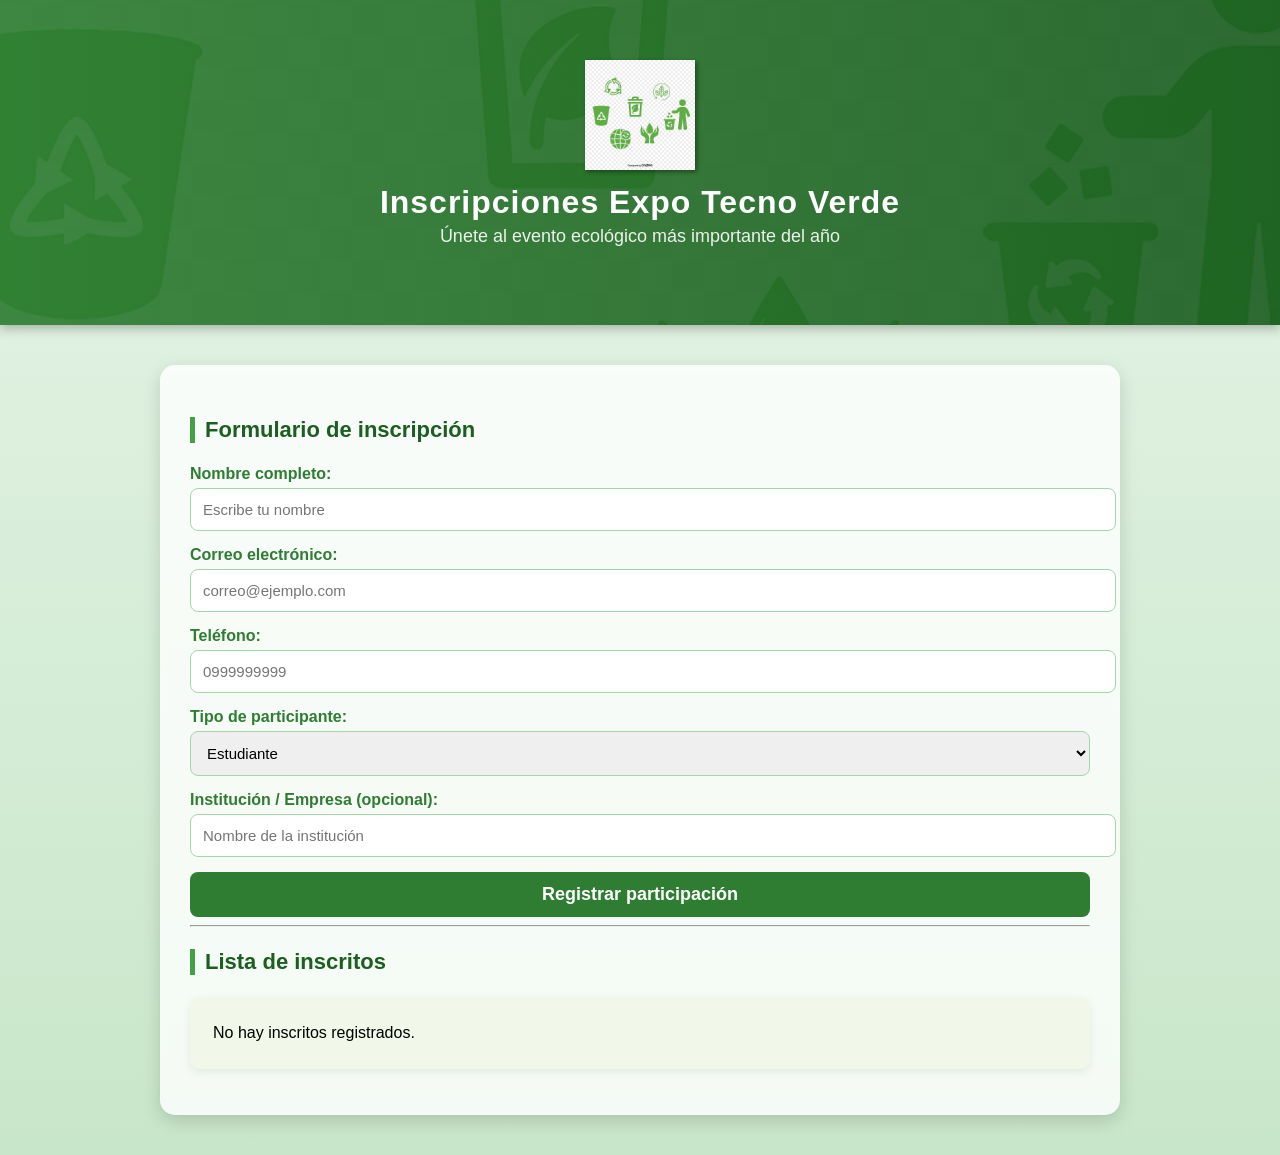
<file: Proyecto verde/expo_inscripciones.html>
<!DOCTYPE html>
<html lang="es">
<head>
    <meta charset="UTF-8">
    <title>Expo Tecno Verde - Inscripciones</title>
    <style>
        /* ===================== RESET & BODY ===================== */
        body {
            font-family: 'Segoe UI', sans-serif;
            background: linear-gradient(#e8f5e9, #c8e6c9);
            margin: 0;
            padding: 0;
        }

        /* ===================== HEADER ===================== */
        header {
            position: relative; /* Para logo gigante de fondo */
            background: linear-gradient(90deg, #2e7d32, #1b5e20);
            color: white;
            padding: 60px 30px;
            text-align: center;
            box-shadow: 0 4px 10px rgba(0,0,0,0.25);
            overflow: hidden;
        }

        /* Logo gigante transparente */
        .header-logo-bg {
            position: absolute;
            top: 50%;
            left: 50%;
            width: 1600px; /* ajusta tamaño si quieres */
            opacity: 0.08;
            transform: translate(-50%, -50%);
            z-index: 0;
        }

        /* Contenido del header */
        .contenido-header {
            position: relative;
            z-index: 10;
        }

        .contenido-header img {
            width: 110px;
            margin-bottom: 10px;
            filter: drop-shadow(2px 2px 2px rgba(0,0,0,0.4));
        }

        .contenido-header h1 {
            margin: 0;
            font-size: 32px;
            letter-spacing: 1px;
        }

        .contenido-header p.subtitulo {
            margin-top: 5px;
            font-size: 18px;
            opacity: 0.9;
        }

        /* ===================== CONTENEDOR PRINCIPAL ===================== */
        .container {
            width: 85%;
            max-width: 900px;
            margin: 40px auto;
            background: #ffffffcc;
            backdrop-filter: blur(3px);
            padding: 30px;
            border-radius: 15px;
            box-shadow: 0 6px 18px rgba(0,0,0,0.15);
            animation: fadeIn 1s ease;
        }

        @keyframes fadeIn {
            from { opacity: 0; transform: translateY(20px); }
            to { opacity: 1; transform: translateY(0); }
        }

        h3 {
            color: #1b5e20;
            border-left: 5px solid #43a047;
            padding-left: 10px;
            font-size: 22px;
        }

        /* ===================== FORMULARIO ===================== */
        form label {
            font-weight: 600;
            color: #2e7d32;
        }

        input, select, textarea {
            width: 100%;
            padding: 12px;
            border-radius: 8px;
            border: 1px solid #a5d6a7;
            margin-top: 5px;
            margin-bottom: 15px;
            font-size: 15px;
        }

        input:focus, select:focus, textarea:focus {
            outline: none;
            border: 1px solid #66bb6a;
            box-shadow: 0 0 6px #a5d6a7;
        }

        button {
            background: #2e7d32;
            color: white;
            padding: 12px 20px;
            border: none;
            border-radius: 8px;
            cursor: pointer;
            width: 100%;
            font-size: 18px;
            font-weight: bold;
            transition: 0.3s;
        }

        button:hover {
            background: #1b5e20;
            transform: scale(1.02);
        }

        /* ===================== LISTA DE INSCRITOS ===================== */
        ul {
            background: #f1f8e9;
            padding: 15px;
            border-radius: 10px;
            box-shadow: 0 3px 8px rgba(0,0,0,0.08);
        }

        li {
            padding: 12px 8px;
            border-bottom: 1px solid #c5e1a5;
            font-size: 16px;
            display: flex;
            justify-content: space-between;
        }

        li:last-child {
            border-bottom: none;
        }

        .tag {
            background: #a5d6a7;
            color: #1b5e20;
            padding: 3px 8px;
            border-radius: 6px;
            font-size: 13px;
        }
    </style>
</head>
<body>

<header>
    <!-- Logo gigante transparente -->
    <img src="conciencia.png" alt="Logo fondo" class="header-logo-bg">

    <div class="contenido-header">
        <img src="conciencia.png" alt="Expo Tecno Verde">
        <h1>Inscripciones Expo Tecno Verde</h1>
        <p class="subtitulo">Únete al evento ecológico más importante del año</p>
    </div>
</header>

<div class="container">

    <h3>Formulario de inscripción</h3>

    <form id="formulario">
        <label>Nombre completo:</label>
        <input type="text" id="nombre" placeholder="Escribe tu nombre" required>

        <label>Correo electrónico:</label>
        <input type="email" id="correo" placeholder="correo@ejemplo.com" required>

        <label>Teléfono:</label>
        <input type="tel" id="telefono" placeholder="0999999999">

        <label>Tipo de participante:</label>
        <select id="tipo">
            <option>Estudiante</option>
            <option>Docente</option>
            <option>Expositor</option>
            <option>Visitante</option>
        </select>

        <label>Institución / Empresa (opcional):</label>
        <input type="text" id="institucion" placeholder="Nombre de la institución">

        <button type="submit">Registrar participación</button>
    </form>

    <hr>

    <h3>Lista de inscritos</h3>
    <ul id="lista">
        <li>No hay inscritos registrados.</li>
    </ul>

</div>

<script>
    // ===================== FUNCIONES LOCALSTORAGE =====================
    const lista = document.getElementById('lista');

    function cargarInscritos() {
        const inscritos = JSON.parse(localStorage.getItem('inscritos')) || [];
        lista.innerHTML = '';
        if(inscritos.length === 0){
            lista.innerHTML = '<li>No hay inscritos registrados.</li>';
        } else {
            inscritos.forEach(inscrito => {
                const li = document.createElement('li');
                li.textContent = `${inscrito.nombre} - ${inscrito.tipo} - ${inscrito.correo}`;
                lista.appendChild(li);
            });
        }
    }

    // Manejar envío del formulario
    document.getElementById('formulario').addEventListener('submit', function(e){
        e.preventDefault();

        const nombre = document.getElementById('nombre').value;
        const correo = document.getElementById('correo').value;
        const telefono = document.getElementById('telefono').value;
        const tipo = document.getElementById('tipo').value;
        const institucion = document.getElementById('institucion').value;

        if(!nombre || !correo || !telefono){
            alert('Por favor completa todos los campos obligatorios');
            return;
        }

        const inscritos = JSON.parse(localStorage.getItem('inscritos')) || [];
        inscritos.push({ nombre, correo, telefono, tipo, institucion });
        localStorage.setItem('inscritos', JSON.stringify(inscritos));

        this.reset();
        cargarInscritos();
    });

    window.onload = cargarInscritos;
</script>

</body>
</html>
</file>
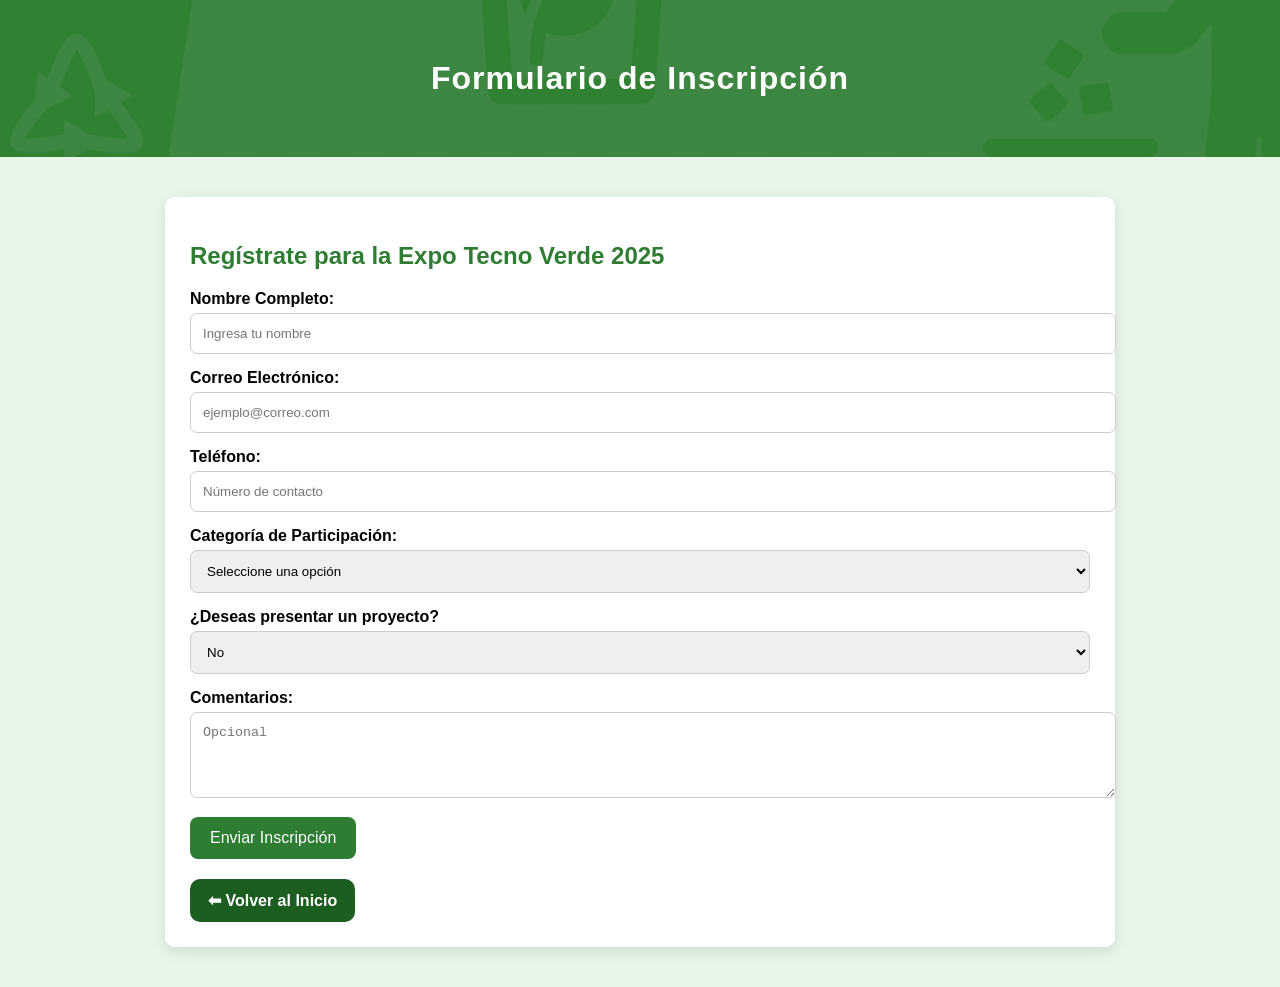
<file: Proyecto verde/inscripciones.html>
<!DOCTYPE html>
<html lang="es">
<head>
    <meta charset="UTF-8">
    <title>Inscripciones - Expo Tecno Verde 2025</title>
    <style>
        body {
            font-family: 'Segoe UI', Arial, sans-serif;
            background: #e8f5e9;
            margin: 0;
            padding: 0;
        }

        header {
            position: relative; /* Para logo gigante de fondo */
            background: #2e7d32;
            color: white;
            padding: 60px 20px;
            text-align: center;
            overflow: hidden;
        }

        /* Logo gigante transparente */
        .header-logo-bg {
            position: absolute;
            top: 50%;
            left: 50%;
            width: 1600px; /* Ajusta tamaño si quieres */
            opacity: 0.08;
            transform: translate(-50%, -50%);
            z-index: 0;
        }

        /* Contenido del header */
        .contenido-header {
            position: relative;
            z-index: 10;
        }

        .contenido-header h1 {
            margin: 0;
            font-size: 32px;
            letter-spacing: 1px;
        }

        .container {
            width: 90%;
            max-width: 900px;
            margin: 40px auto;
            background: white;
            padding: 25px;
            border-radius: 10px;
            box-shadow: 0 5px 15px rgba(0,0,0,0.1);
        }

        h2 {
            color: #2e7d32;
        }

        label {
            font-weight: bold;
        }

        input, select, textarea {
            width: 100%;
            padding: 12px;
            margin-top: 5px;
            margin-bottom: 15px;
            border-radius: 7px;
            border: 1px solid #ccc;
        }

        button {
            background: #2e7d32;
            color: white;
            padding: 12px 20px;
            border: none;
            border-radius: 8px;
            cursor: pointer;
            font-size: 16px;
        }

        button:hover {
            background: #1b5e20;
        }

        /* BOTÓN VOLVER */
        .volver {
            display: inline-block;
            background: #1b5e20;
            color: white;
            padding: 12px 18px;
            text-decoration: none;
            border-radius: 10px;
            margin-top: 20px;
            font-weight: bold;
            transition: 0.3s;
        }
        .volver:hover {
            background: #145116;
        }
    </style>
</head>
<body>

<header>
    <!-- Logo gigante transparente -->
    <img src="conciencia.png" alt="Logo fondo" class="header-logo-bg">

    <div class="contenido-header">
        <h1>Formulario de Inscripción</h1>
    </div>
</header>

<div class="container">
    <h2>Regístrate para la Expo Tecno Verde 2025</h2>

    <form>
        <label>Nombre Completo:</label>
        <input type="text" placeholder="Ingresa tu nombre" required>

        <label>Correo Electrónico:</label>
        <input type="email" placeholder="ejemplo@correo.com" required>

        <label>Teléfono:</label>
        <input type="text" placeholder="Número de contacto" required>

        <label>Categoría de Participación:</label>
        <select required>
            <option value="">Seleccione una opción</option>
            <option>Estudiante</option>
            <option>Docente</option>
            <option>Expositor</option>
            <option>Visitante</option>
        </select>

        <label>¿Deseas presentar un proyecto?</label>
        <select>
            <option>No</option>
            <option>Sí</option>
        </select>

        <label>Comentarios:</label>
        <textarea rows="4" placeholder="Opcional"></textarea>

        <button type="submit">Enviar Inscripción</button>
    </form>

    <a class="volver" href="expo_inicio.html">⬅ Volver al Inicio</a>

</div>

</body>
</html>
</file>
<file: Proyecto verde/styles.css>
/* ======= ESTILO GENERAL ======= */
        body {
            font-family: "Montserrat", Arial, sans-serif;
            margin: 0;
            padding: 0;
            background: #f4f8f3;
            color: #333;
        }

        /* ======= ENCABEZADO ======= */
        .header {
            position: relative;
            text-align: center;
            background: linear-gradient(135deg, #2e8b57, #4caf50);
            color: white;
            padding: 80px 20px 60px 20px;
            border-bottom: 5px solid #1f5f3f;
            overflow: hidden;
        }

        /* LOGO TRANSPARENTE PEQUEÑO DETRÁS DEL TÍTULO */
        .header-logo-bg {
            position: absolute;
            top: 55%;
            left: 50%;
            width: 1500px;       /* tamaño pequeño */
            opacity: 0.15;      /* transparencia */
            transform: translate(-50%, -50%);
            z-index: 0;         /* detrás del texto */
        }

        /* CONTENIDO DEL HEADER ENCIMA DEL LOGO */
        .contenido-header {
            position: relative;
            z-index: 10;
        }

        .contenido-header img {
            width: 180px;
            margin-top: 15px;
        }

        .contenido-header h1 {
            margin: 10px 0 5px 0;
            font-size: 40px;
        }

        .contenido-header p {
            font-size: 20px;
            margin-top: 5px;
        }

        /* ======= MENÚ ======= */
        .menu {
            background: #1f5f3f;
        }

        .menu ul {
            list-style: none;
            margin: 0;
            padding: 10px;
            display: flex;
            justify-content: center;
            gap: 30px;
        }

        .menu a {
            text-decoration: none;
            color: white;
            font-size: 18px;
            padding: 8px 15px;
            transition: 0.3s;
        }

        .menu a:hover {
            background: #4caf50;
            border-radius: 5px;
        }

        /* ======= SECCIONES ======= */
        .bloque {
            background: white;
            width: 80%;
            margin: 30px auto;
            padding: 25px;
            border-radius: 15px;
            box-shadow: 0 5px 15px rgba(0,0,0,0.1);
            border-left: 8px solid #4caf50;
            text-align: center;
        }

        .bloque h2 {
            color: #2e7d32;
            font-size: 26px;
        }

        /* ======= IMÁGENES ======= */
        .bloque img {
            width: 85%;
            max-width: 550px;
            border-radius: 12px;
            box-shadow: 0 4px 10px rgba(0,0,0,0.2);
            transition: transform 0.3s;
            cursor: pointer;
        }

        .bloque img:hover {
            transform: scale(1.04);
        }

        figure {
            margin: 0 0 15px;
        }

        /* ======= MODALES ======= */
        .modal {
            display: none;
            position: fixed;
            z-index: 1000;
            left: 0;
            top: 0;
            width: 100%;
            height: 100%;
            background: rgba(0,0,0,0.6);
            backdrop-filter: blur(3px);
        }

        .modal-contenido {
            background: white;
            margin: 10% auto;
            padding: 20px;
            width: 60%;
            border-radius: 15px;
            box-shadow: 0 5px 20px rgba(0,0,0,0.3);
            animation: aparecer 0.3s ease;
        }

        @keyframes aparecer {
            from { transform: scale(0.7); opacity: 0; }
            to { transform: scale(1); opacity: 1; }
        }

        .cerrar {
            float: right;
            font-size: 28px;
            cursor: pointer;
            color: #333;
        }

        .cerrar:hover {
            color: red;
        }

        /* ======= PIE DE PAGINA ======= */
        .footer {
            background: #1f5f3f;
            color: white;
            text-align: center;
            padding: 20px;
            margin-top: 40px;
        }

        /* RESPONSIVE */
        @media(max-width:768px){
            .header-logo-bg { width: 120px; top: 60%; }
            .contenido-header h1 { font-size: 32px; }
            .contenido-header p { font-size: 16px; }
            .bloque img { width: 95%; }
            .modal-contenido { width: 90%; }
        }
</file>
